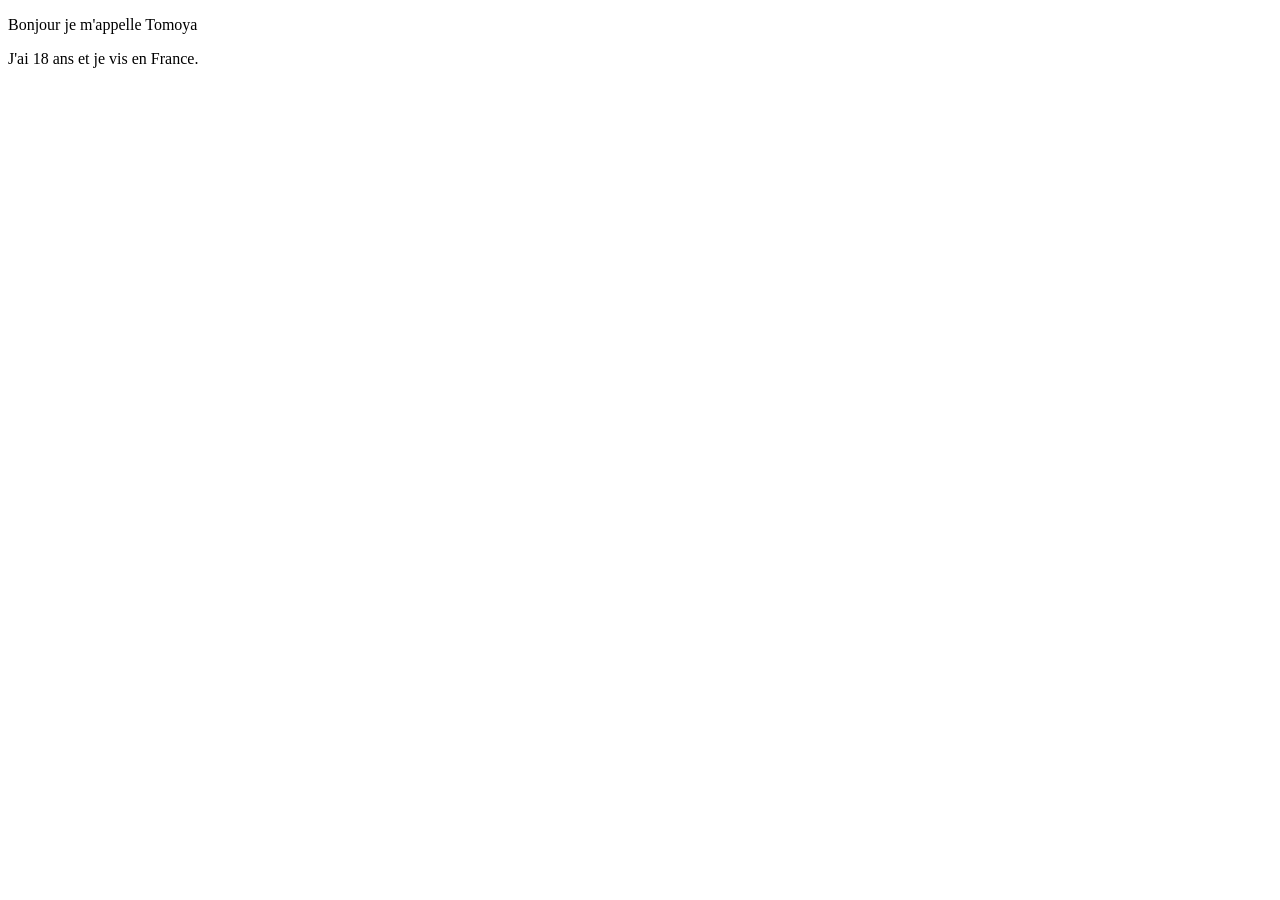
<file: cours/html-css/01-premier-fichier/index.html>
<!DOCTYPE html>
<html lang="fr">

<head>
    <meta charset="UTF-8">
    <title>Ma page personnelle</title>
</head>

<body>
    <p>Bonjour je m'appelle Tomoya</p>
    <p>J'ai 18 ans et je vis en France.</p>
</body>

</html>
</file>
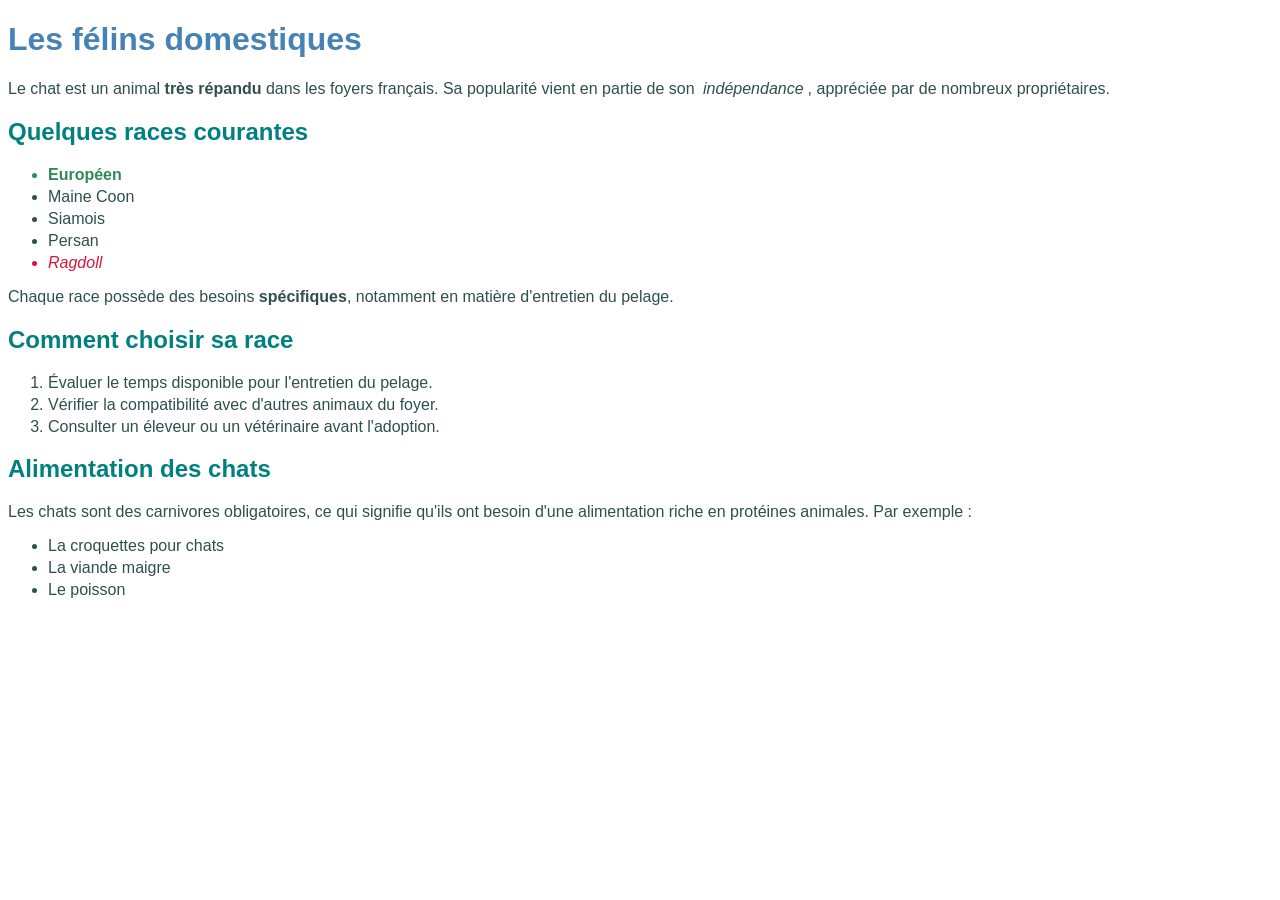
<file: cours/html-css/03-texte-et-css/index.html>
<!DOCTYPE html>
<html lang="fr">

<head>
    <meta charset="UTF-8">
    <title>Les félins domestiques</title>
    <link rel="stylesheet" href="style.css">
</head>

<body>
    <h1>Les félins domestiques</h1>
    <p>Le chat est un animal <strong>très répandu</strong> dans les foyers français. Sa popularité vient en partie
        de
        son <em>indépendance</em>, appréciée par de nombreux propriétaires.</p>
    <h2>Quelques races courantes</h2>
    <ul>
        <li class="recommandee">Européen</li>
        <li>Maine Coon</li>
        <li>Siamois</li>
        <li>Persan</li>
        <li class="deconseillee">Ragdoll</li>
    </ul>
    <p>Chaque race possède des besoins <strong>spécifiques</strong>, notamment en matière d'entretien du pelage.</p>
    <h2>Comment choisir sa race</h2>
    <ol>
        <li>Évaluer le temps disponible pour l'entretien du pelage.</li>
        <li>Vérifier la compatibilité avec d'autres animaux du foyer.</li>
        <li>Consulter un éleveur ou un vétérinaire avant l'adoption.</li>
    </ol>
    <h2>Alimentation des chats</h2>
    <p>Les chats sont des carnivores obligatoires, ce qui signifie qu'ils ont besoin d'une alimentation riche en
        protéines animales. Par exemple :</p>
    <ul>
        <li>La croquettes pour chats</li>
        <li>La viande maigre</li>
        <li>Le poisson</li>
    </ul>
</body>

</html>
</file>
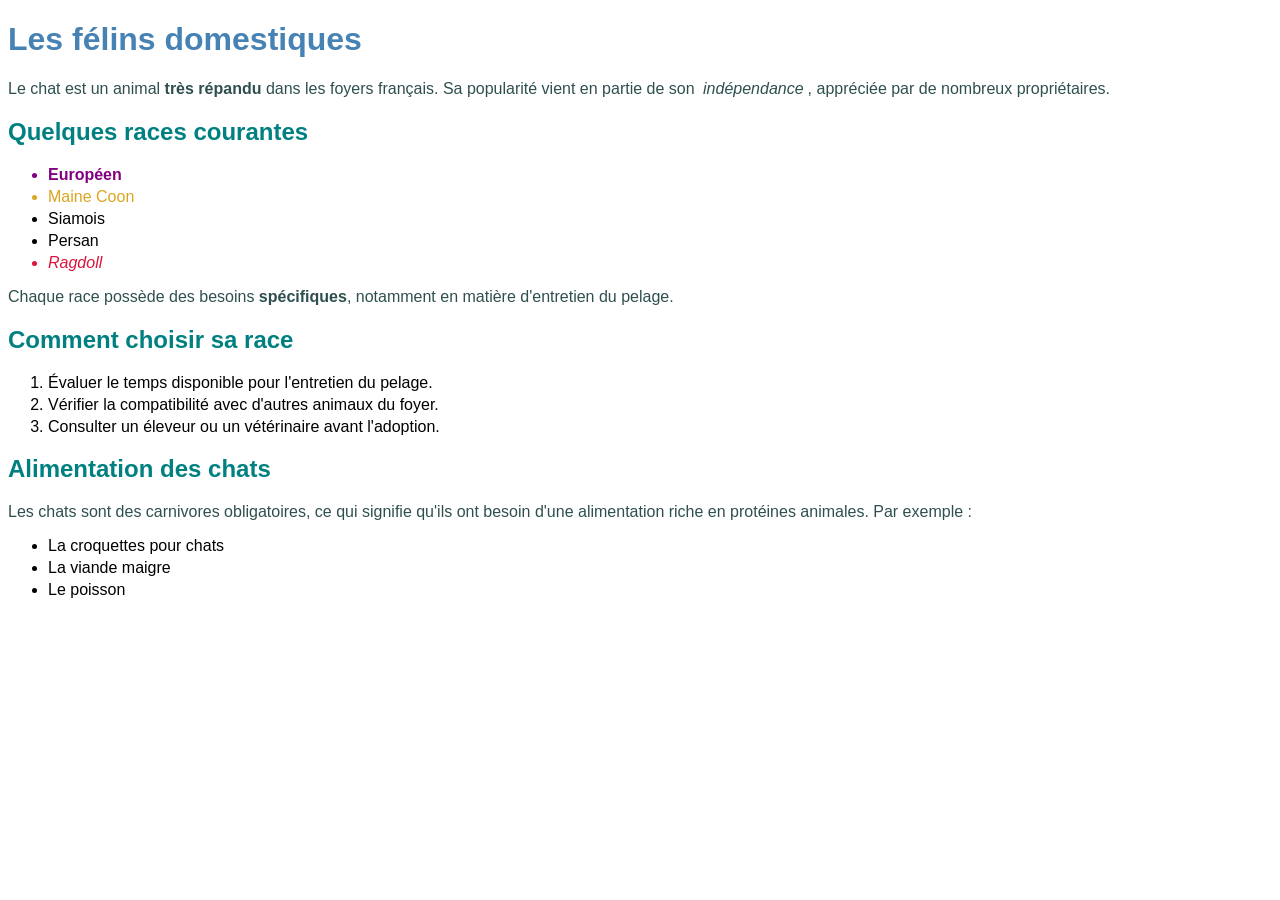
<file: cours/html-css/04-cascade-specificite/index.html>
<!DOCTYPE html>
<html lang="fr">

<head>
    <meta charset="UTF-8">
    <title>Les félins domestiques</title>
    <link rel="stylesheet" href="style.css">
</head>

<body>
    <h1>Les félins domestiques</h1>
    <p>Le chat est un animal <strong>très répandu</strong> dans les foyers français. Sa popularité vient en partie
        de
        son <em>indépendance</em>, appréciée par de nombreux propriétaires.</p>
    <h2>Quelques races courantes</h2>
    <ul>
        <li id="race-vedette" class="recommandee">Européen</li>
        <li id="race-poilue">Maine Coon</li>
        <li>Siamois</li>
        <li>Persan</li>
        <li class="deconseillee">Ragdoll</li>
    </ul>
    <p>Chaque race possède des besoins <strong>spécifiques</strong>, notamment en matière d'entretien du pelage.</p>
    <h2>Comment choisir sa race</h2>
    <ol>
        <li>Évaluer le temps disponible pour l'entretien du pelage.</li>
        <li>Vérifier la compatibilité avec d'autres animaux du foyer.</li>
        <li>Consulter un éleveur ou un vétérinaire avant l'adoption.</li>
    </ol>
    <h2>Alimentation des chats</h2>
    <p>Les chats sont des carnivores obligatoires, ce qui signifie qu'ils ont besoin d'une alimentation riche en
        protéines animales. Par exemple :</p>
    <ul>
        <li>La croquettes pour chats</li>
        <li>La viande maigre</li>
        <li>Le poisson</li>
    </ul>
</body>

</html>
</file>
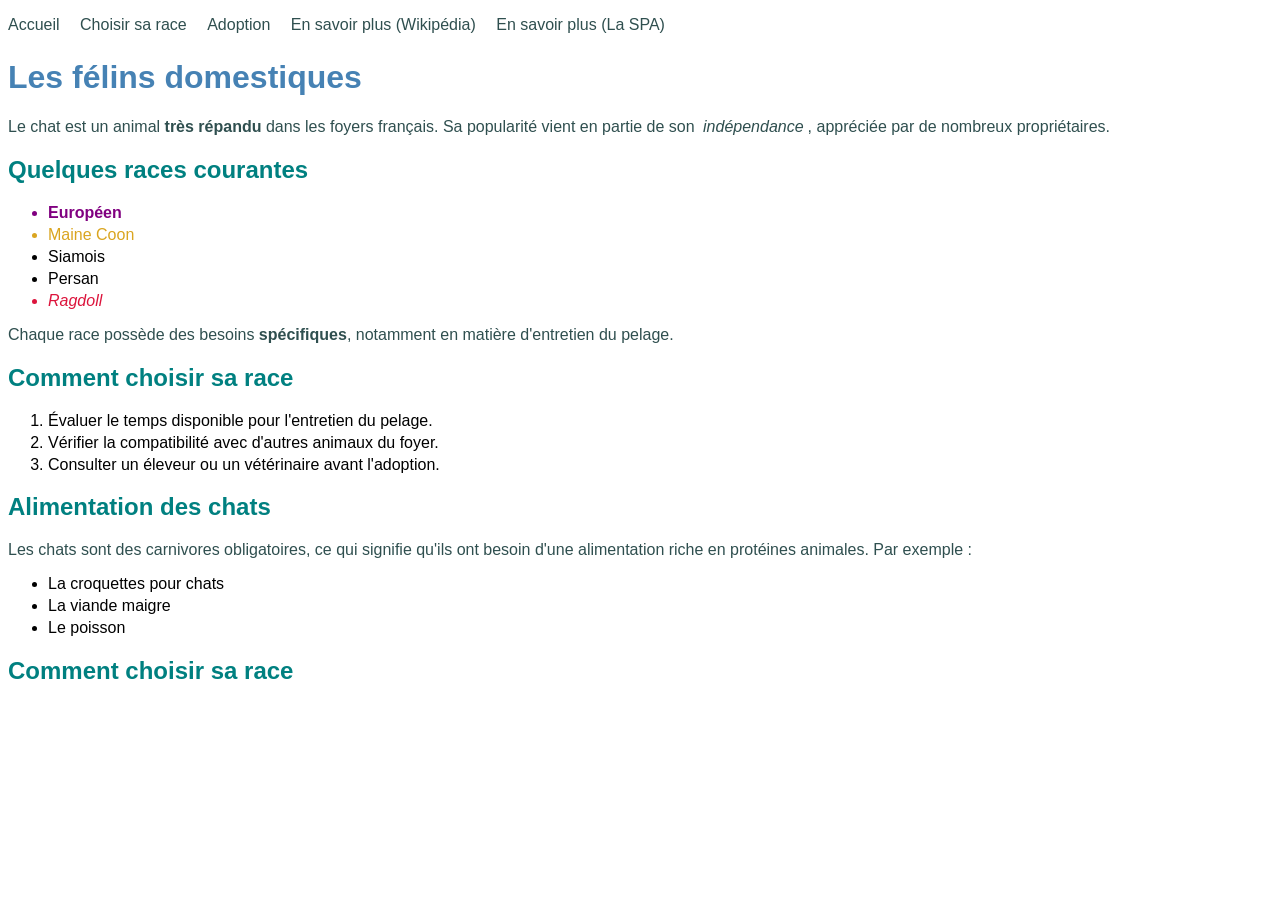
<file: cours/html-css/05-liens-navigation/index.html>
<!DOCTYPE html>
<html lang="fr">
<nav>
    <ul>
        <li><a href="index.html">Accueil</a></li>
        <li><a href="index.html#choisir">Choisir sa race</a></li>
        <li><a href="adoption.html">Adoption</a></li>
        <li><a href="https://fr.wikipedia.org/wiki/Chat">En savoir plus (Wikipédia)</a></li>
        <li><a href="https://www.la-spa.fr/">En savoir plus (La SPA)</a></li>
    </ul>
</nav>

<head>
    <meta charset="UTF-8">
    <title>Les félins domestiques</title>
    <link rel="stylesheet" href="style.css">
</head>

<body>
    <h1>Les félins domestiques</h1>
    <p>Le chat est un animal <strong>très répandu</strong> dans les foyers français. Sa popularité vient en partie
        de
        son <em>indépendance</em>, appréciée par de nombreux propriétaires.</p>
    <h2>Quelques races courantes</h2>
    <ul>
        <li id="race-vedette" class="recommandee">Européen</li>
        <li id="race-poilue">Maine Coon</li>
        <li>Siamois</li>
        <li>Persan</li>
        <li class="deconseillee">Ragdoll</li>
    </ul>
    <p>Chaque race possède des besoins <strong>spécifiques</strong>, notamment en matière d'entretien du pelage.</p>
    <h2>Comment choisir sa race</h2>
    <ol>
        <li>Évaluer le temps disponible pour l'entretien du pelage.</li>
        <li>Vérifier la compatibilité avec d'autres animaux du foyer.</li>
        <li>Consulter un éleveur ou un vétérinaire avant l'adoption.</li>
    </ol>
    <h2>Alimentation des chats</h2>
    <p>Les chats sont des carnivores obligatoires, ce qui signifie qu'ils ont besoin d'une alimentation riche en
        protéines animales. Par exemple :</p>
    <ul>
        <li>La croquettes pour chats</li>
        <li>La viande maigre</li>
        <li>Le poisson</li>
    </ul>
</body>

</html>
<h2 id="choisir">Comment choisir sa race</h2>
</file>
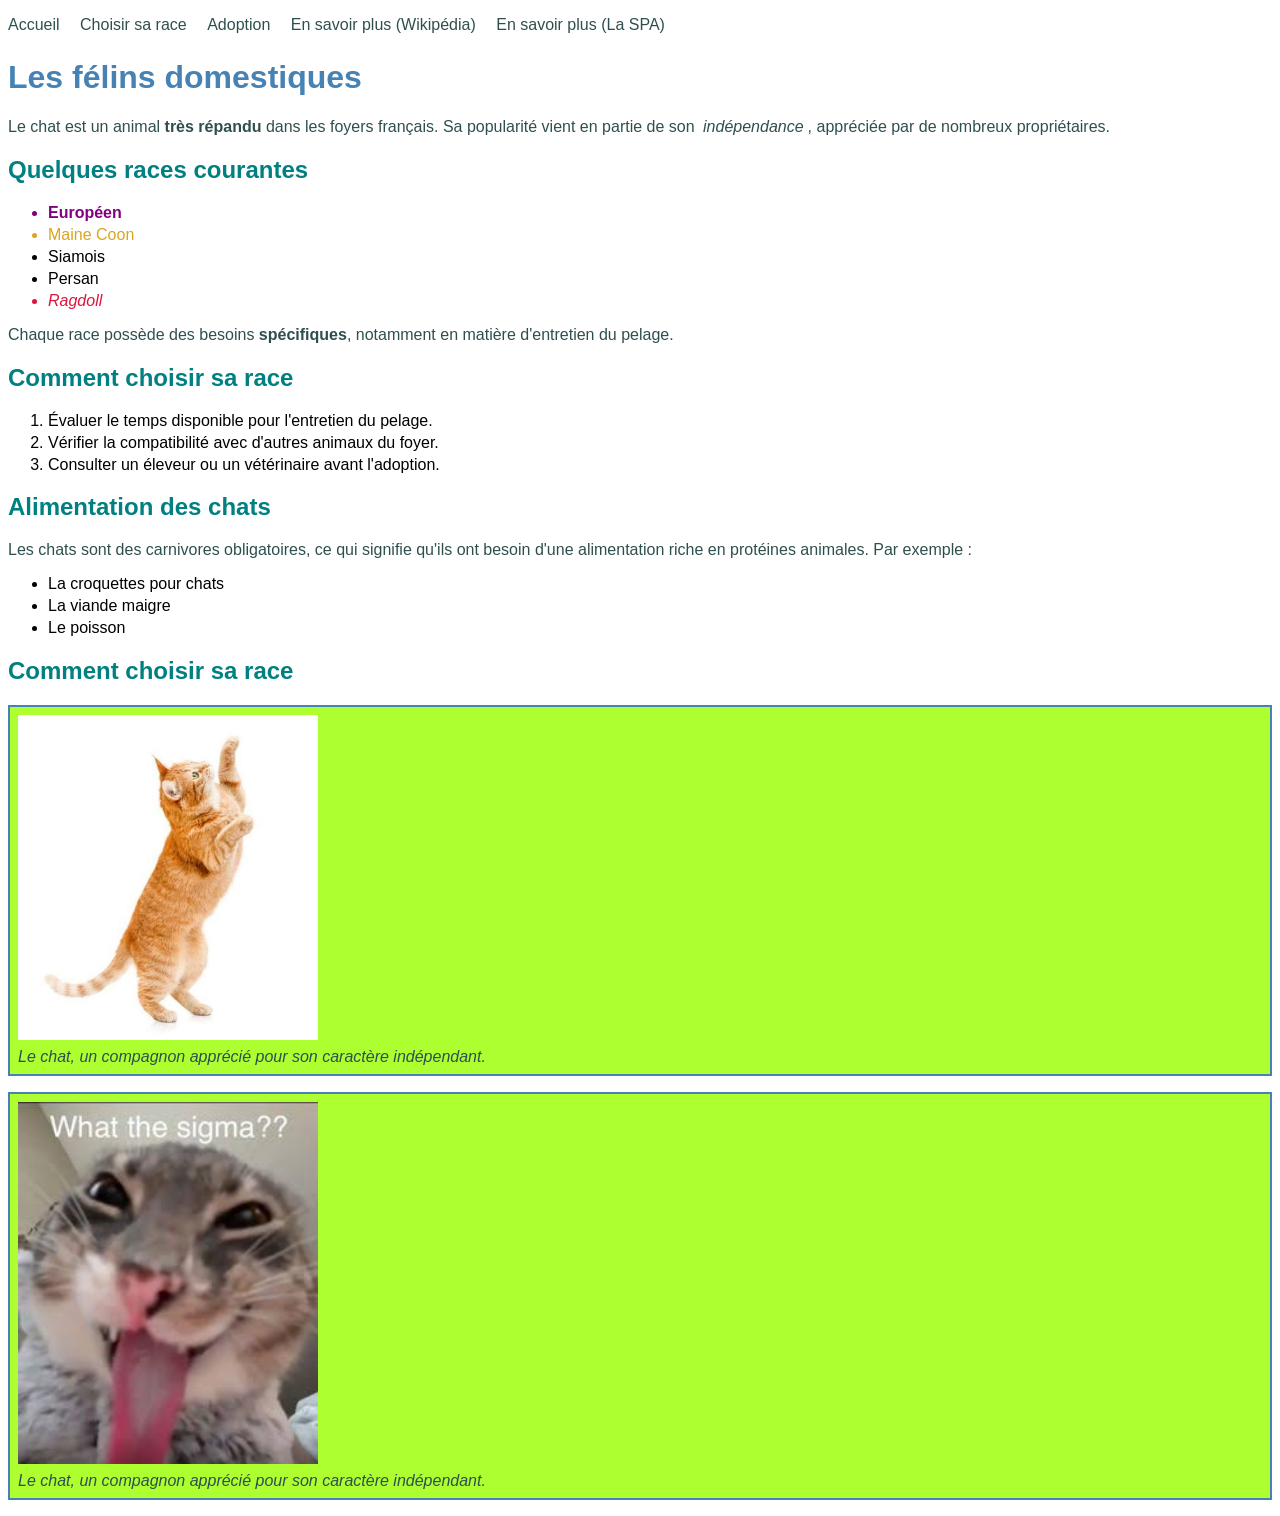
<file: cours/html-css/06-images-box-model/index.html>
<!DOCTYPE html>
<html lang="fr">
<nav>
    <ul>
        <li><a href="index.html">Accueil</a></li>
        <li><a href="index.html#choisir">Choisir sa race</a></li>
        <li><a href="adoption.html">Adoption</a></li>
        <li><a href="https://fr.wikipedia.org/wiki/Chat">En savoir plus (Wikipédia)</a></li>
        <li><a href="https://www.la-spa.fr/">En savoir plus (La SPA)</a></li>
    </ul>
</nav>

<head>
    <meta charset="UTF-8">
    <title>Les félins domestiques</title>
    <link rel="stylesheet" href="style.css">
</head>

<body>
    <h1>Les félins domestiques</h1>
    <p>Le chat est un animal <strong>très répandu</strong> dans les foyers français. Sa popularité vient en partie
        de
        son <em>indépendance</em>, appréciée par de nombreux propriétaires.</p>
    <h2>Quelques races courantes</h2>
    <ul>
        <li id="race-vedette" class="recommandee">Européen</li>
        <li id="race-poilue">Maine Coon</li>
        <li>Siamois</li>
        <li>Persan</li>
        <li class="deconseillee">Ragdoll</li>
    </ul>
    <p>Chaque race possède des besoins <strong>spécifiques</strong>, notamment en matière d'entretien du pelage.</p>
    <h2>Comment choisir sa race</h2>
    <ol>
        <li>Évaluer le temps disponible pour l'entretien du pelage.</li>
        <li>Vérifier la compatibilité avec d'autres animaux du foyer.</li>
        <li>Consulter un éleveur ou un vétérinaire avant l'adoption.</li>
    </ol>
    <h2>Alimentation des chats</h2>
    <p>Les chats sont des carnivores obligatoires, ce qui signifie qu'ils ont besoin d'une alimentation riche en
        protéines animales. Par exemple :</p>
    <ul>
        <li>La croquettes pour chats</li>
        <li>La viande maigre</li>
        <li>Le poisson</li>
    </ul>
</body>
<h2 id="choisir">Comment choisir sa race</h2>

<figure>
    <img src="images/chat.jpg" alt="Chat debout qui joue">
    <figcaption>Le chat, un compagnon apprécié pour son caractère indépendant.</figcaption>
</figure>

<figure>
    <img src="images/sigma-cat.jpg" alt="Chat debout qui joue">
    <figcaption>Le chat, un compagnon apprécié pour son caractère indépendant.</figcaption>
</figure>

</html>
</file>
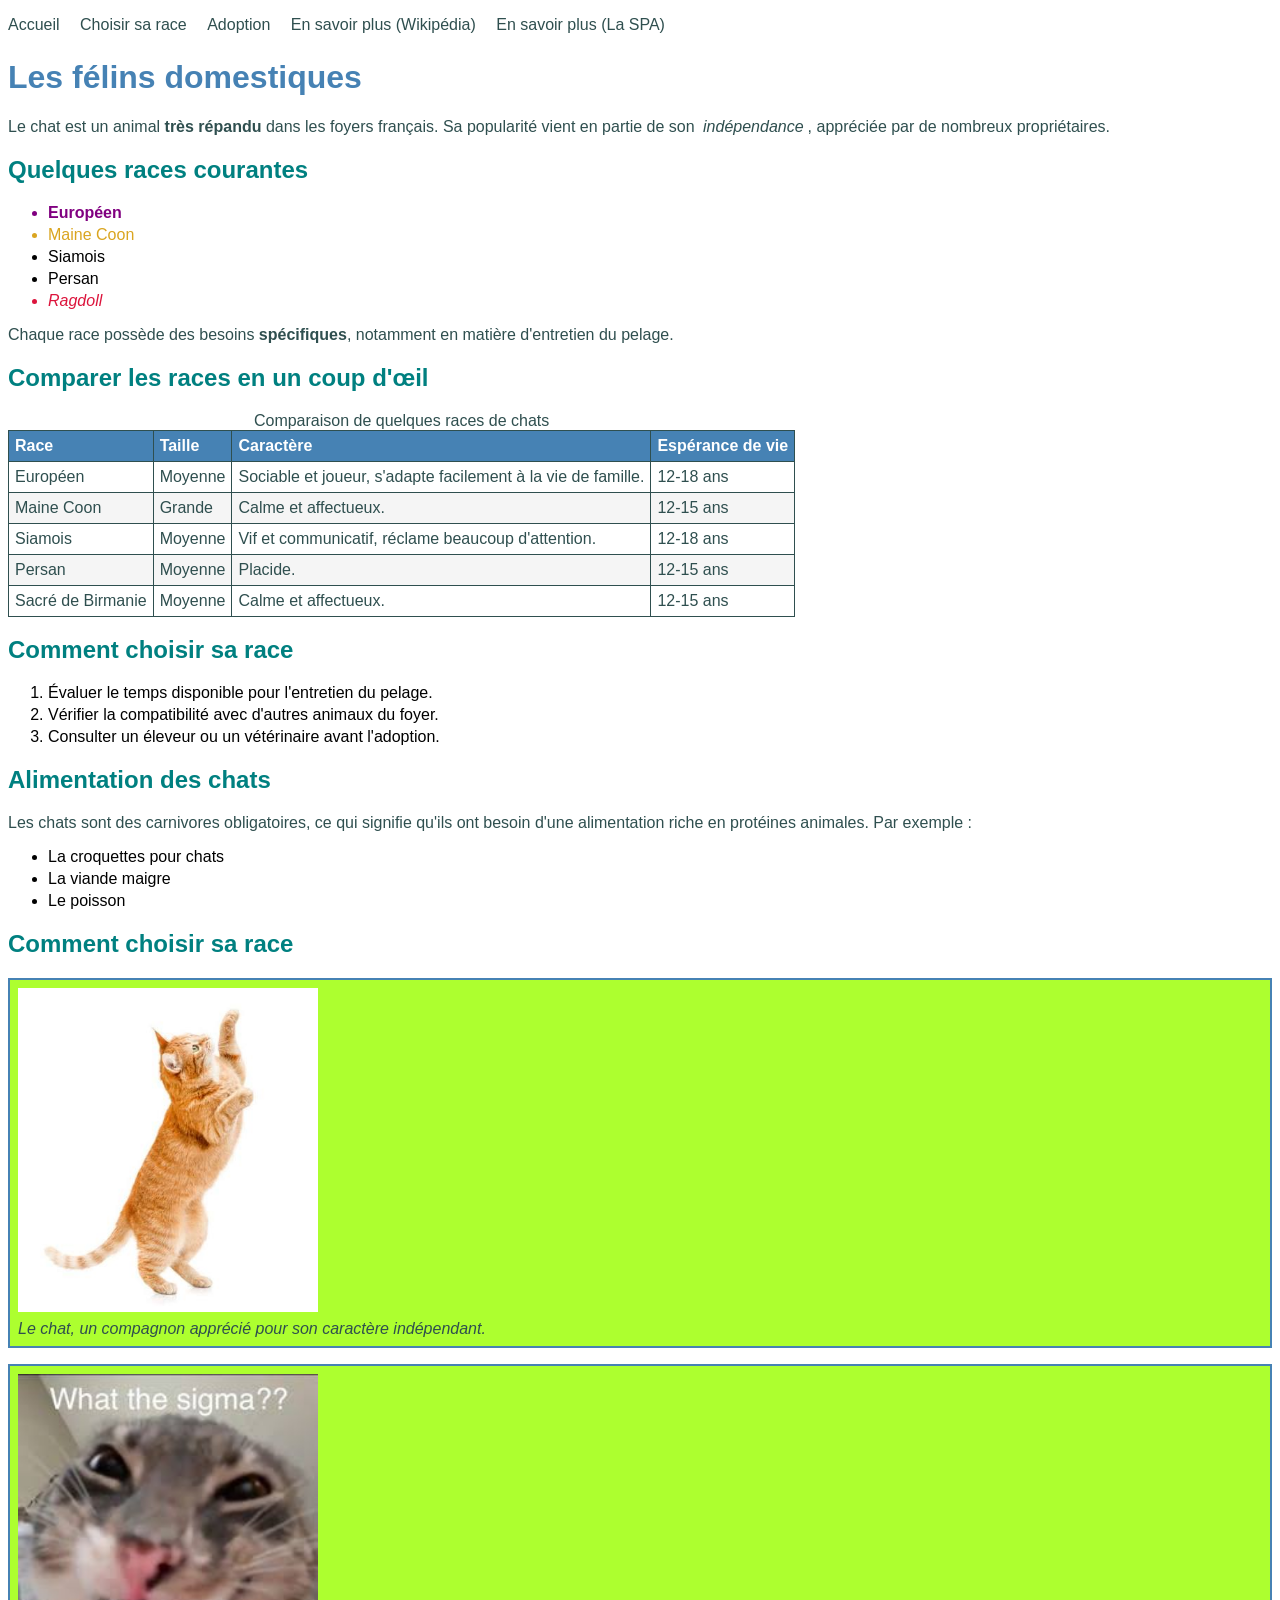
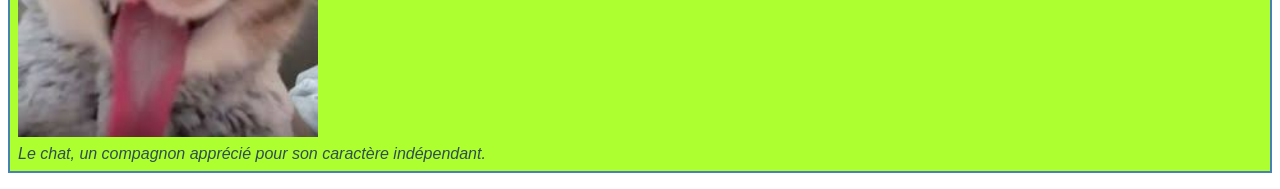
<file: cours/html-css/07-tableaux/index.html>
<!DOCTYPE html>
<html lang="fr">
<nav>
    <ul>
        <li><a href="index.html">Accueil</a></li>
        <li><a href="index.html#choisir">Choisir sa race</a></li>
        <li><a href="adoption.html">Adoption</a></li>
        <li><a href="https://fr.wikipedia.org/wiki/Chat">En savoir plus (Wikipédia)</a></li>
        <li><a href="https://www.la-spa.fr/">En savoir plus (La SPA)</a></li>
    </ul>
</nav>

<head>
    <meta charset="UTF-8">
    <title>Les félins domestiques</title>
    <link rel="stylesheet" href="style.css">
</head>

<body>
    <h1>Les félins domestiques</h1>
    <p>Le chat est un animal <strong>très répandu</strong> dans les foyers français. Sa popularité vient en partie
        de
        son <em>indépendance</em>, appréciée par de nombreux propriétaires.</p>
    <h2>Quelques races courantes</h2>
    <ul>
        <li id="race-vedette" class="recommandee">Européen</li>
        <li id="race-poilue">Maine Coon</li>
        <li>Siamois</li>
        <li>Persan</li>
        <li class="deconseillee">Ragdoll</li>
    </ul>
    <p>Chaque race possède des besoins <strong>spécifiques</strong>, notamment en matière d'entretien du pelage.</p>
    <h2>Comparer les races en un coup d'œil</h2>
    <table>
        <caption>Comparaison de quelques races de chats</caption>
        <thead>
            <tr>
                <th>Race</th>
                <th>Taille</th>
                <th>Caractère</th>
                <th>Espérance de vie</th>
            </tr>
        </thead>
        <tbody>
            <tr>
                <td>Européen</td>
                <td>Moyenne</td>
                <td>Sociable et joueur, s'adapte facilement à la vie de famille.</td>
                <td>12-18 ans</td>
            </tr>
            <tr>
                <td>Maine Coon</td>
                <td>Grande</td>
                <td>Calme et affectueux.</td>
                <td>12-15 ans</td>
            </tr>
            <tr>
                <td>Siamois</td>
                <td>Moyenne</td>
                <td>Vif et communicatif, réclame beaucoup d'attention.</td>
                <td>12-18 ans</td>
            </tr>
            <tr>
                <td>Persan</td>
                <td>Moyenne</td>
                <td>Placide.</td>
                <td>12-15 ans</td>
            </tr>
            <tr>
                <td>Sacré de Birmanie</td>
                <td>Moyenne</td>
                <td>Calme et affectueux.</td>
                <td>12-15 ans</td>
            </tr>
        </tbody>
    </table>
    <h2>Comment choisir sa race</h2>
    <ol>
        <li>Évaluer le temps disponible pour l'entretien du pelage.</li>
        <li>Vérifier la compatibilité avec d'autres animaux du foyer.</li>
        <li>Consulter un éleveur ou un vétérinaire avant l'adoption.</li>
    </ol>
    <h2>Alimentation des chats</h2>
    <p>Les chats sont des carnivores obligatoires, ce qui signifie qu'ils ont besoin d'une alimentation riche en
        protéines animales. Par exemple :</p>
    <ul>
        <li>La croquettes pour chats</li>
        <li>La viande maigre</li>
        <li>Le poisson</li>
    </ul>
</body>
<h2 id="choisir">Comment choisir sa race</h2>

<figure>
    <img src="images/chat.jpg" alt="Chat debout qui joue">
    <figcaption>Le chat, un compagnon apprécié pour son caractère indépendant.</figcaption>
</figure>

<figure>
    <img src="images/sigma-cat.jpg" alt="Chat debout qui joue">
    <figcaption>Le chat, un compagnon apprécié pour son caractère indépendant.</figcaption>
</figure>

</html>
</file>
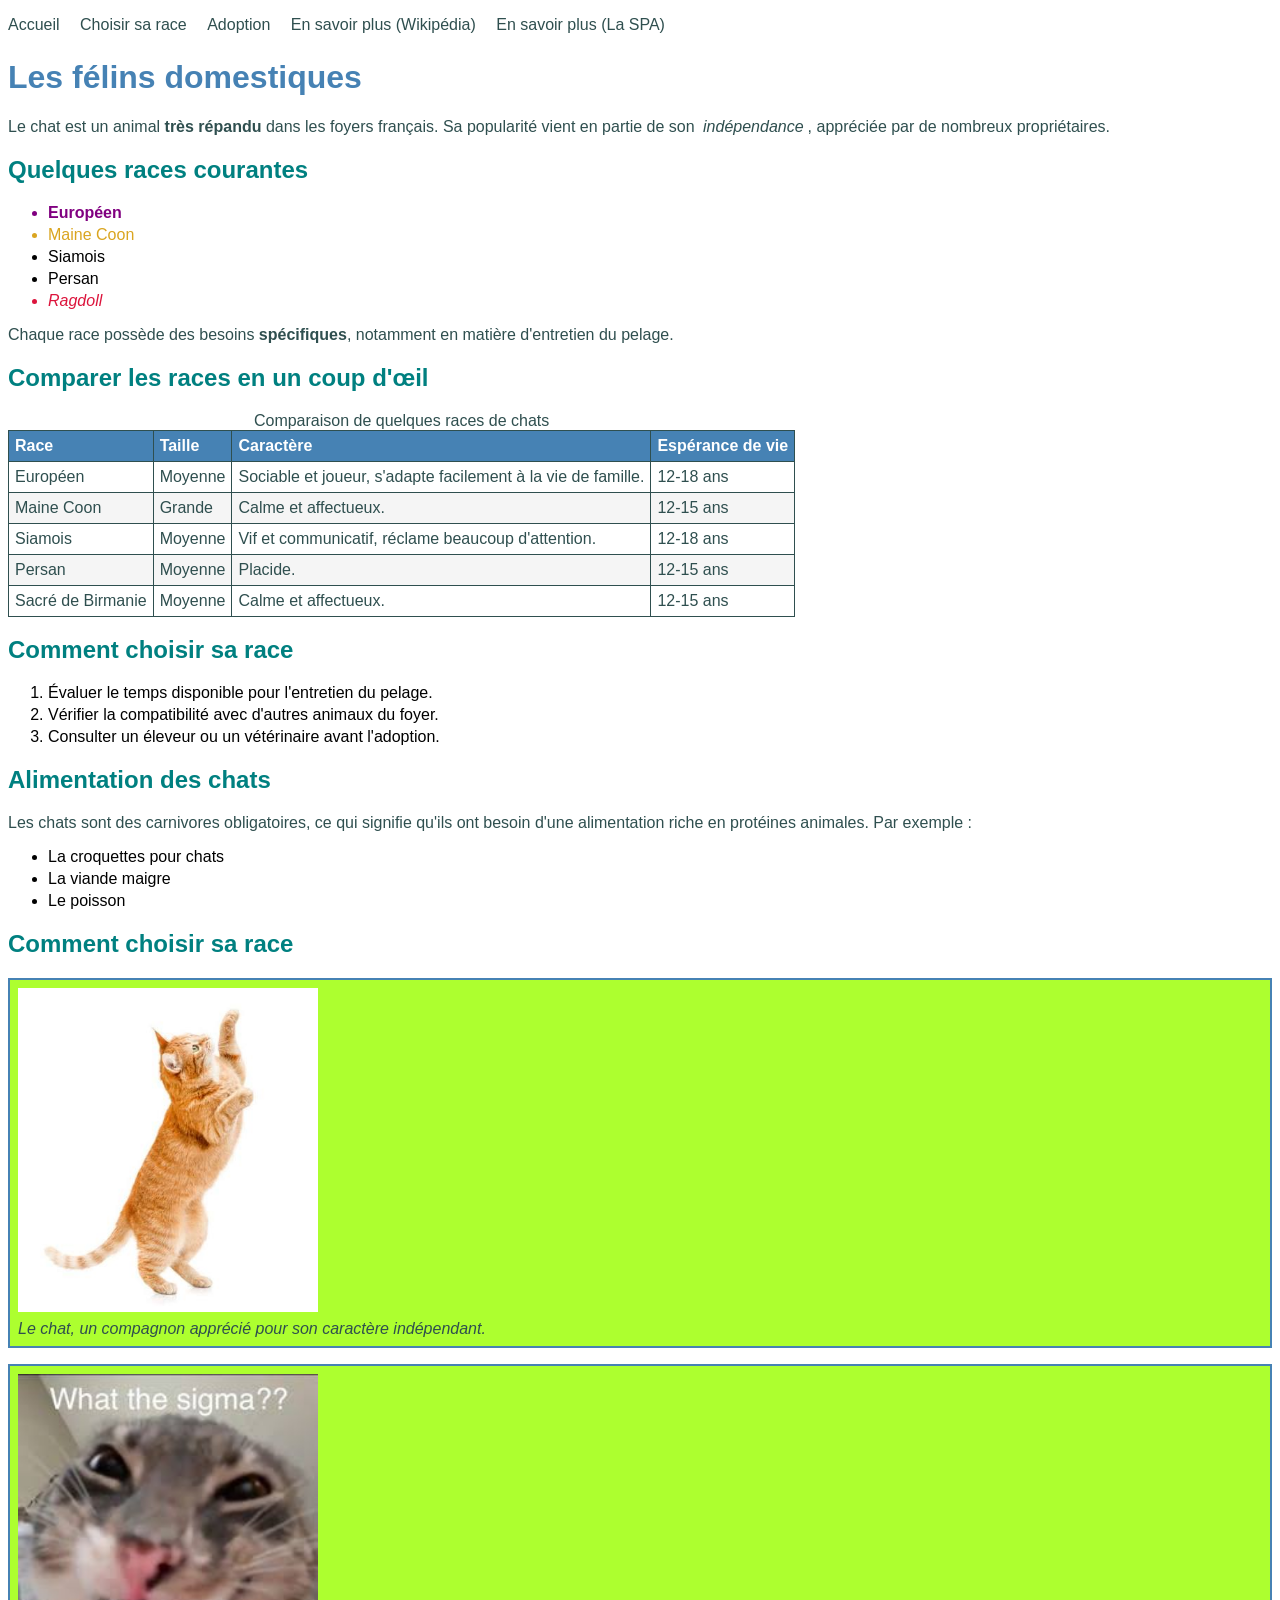
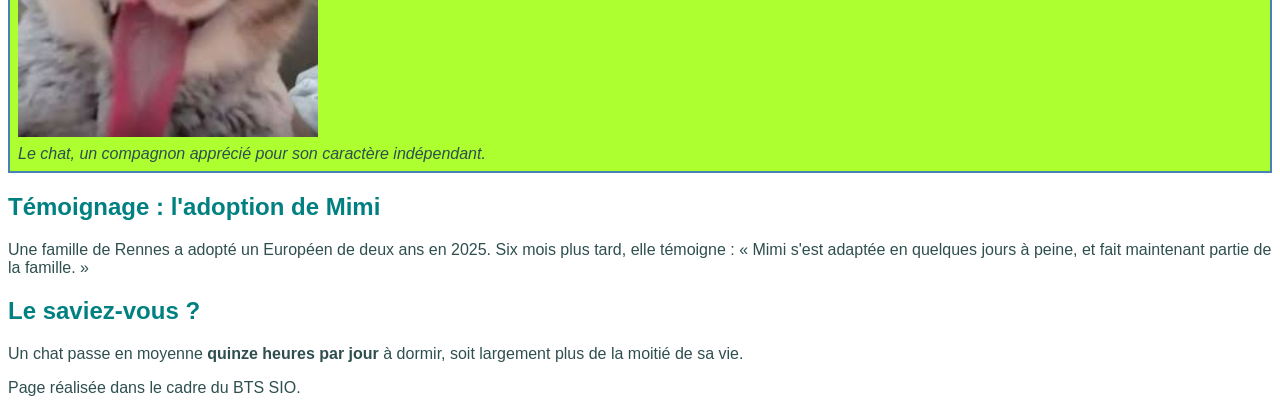
<file: cours/html-css/10-structure-semantique/index.html>
<!DOCTYPE html>
<html lang="fr">
<nav>
    <ul>
        <li><a href="index.html">Accueil</a></li>
        <li><a href="index.html#choisir">Choisir sa race</a></li>
        <li><a href="adoption.html">Adoption</a></li>
        <li><a href="https://fr.wikipedia.org/wiki/Chat">En savoir plus (Wikipédia)</a></li>
        <li><a href="https://www.la-spa.fr/">En savoir plus (La SPA)</a></li>
    </ul>
</nav>

<head>
    <meta charset="UTF-8">
    <title>Les félins domestiques</title>
    <link rel="stylesheet" href="style.css">
</head>

<body>
    <h1>Les félins domestiques</h1>
    <p>Le chat est un animal <strong>très répandu</strong> dans les foyers français. Sa popularité vient en partie
        de
        son <em>indépendance</em>, appréciée par de nombreux propriétaires.</p>
    <h2>Quelques races courantes</h2>
    <ul>
        <li id="race-vedette" class="recommandee">Européen</li>
        <li id="race-poilue">Maine Coon</li>
        <li>Siamois</li>
        <li>Persan</li>
        <li class="deconseillee">Ragdoll</li>
    </ul>
    <p>Chaque race possède des besoins <strong>spécifiques</strong>, notamment en matière d'entretien du pelage.</p>
    <h2>Comparer les races en un coup d'œil</h2>
    <table>
        <caption>Comparaison de quelques races de chats</caption>
        <thead>
            <tr>
                <th>Race</th>
                <th>Taille</th>
                <th>Caractère</th>
                <th>Espérance de vie</th>
            </tr>
        </thead>
        <tbody>
            <tr>
                <td>Européen</td>
                <td>Moyenne</td>
                <td>Sociable et joueur, s'adapte facilement à la vie de famille.</td>
                <td>12-18 ans</td>
            </tr>
            <tr>
                <td>Maine Coon</td>
                <td>Grande</td>
                <td>Calme et affectueux.</td>
                <td>12-15 ans</td>
            </tr>
            <tr>
                <td>Siamois</td>
                <td>Moyenne</td>
                <td>Vif et communicatif, réclame beaucoup d'attention.</td>
                <td>12-18 ans</td>
            </tr>
            <tr>
                <td>Persan</td>
                <td>Moyenne</td>
                <td>Placide.</td>
                <td>12-15 ans</td>
            </tr>
            <tr>
                <td>Sacré de Birmanie</td>
                <td>Moyenne</td>
                <td>Calme et affectueux.</td>
                <td>12-15 ans</td>
            </tr>
        </tbody>
    </table>
    <h2>Comment choisir sa race</h2>
    <ol>
        <li>Évaluer le temps disponible pour l'entretien du pelage.</li>
        <li>Vérifier la compatibilité avec d'autres animaux du foyer.</li>
        <li>Consulter un éleveur ou un vétérinaire avant l'adoption.</li>
    </ol>
    <h2>Alimentation des chats</h2>
    <p>Les chats sont des carnivores obligatoires, ce qui signifie qu'ils ont besoin d'une alimentation riche en
        protéines animales. Par exemple :</p>
    <ul>
        <li>La croquettes pour chats</li>
        <li>La viande maigre</li>
        <li>Le poisson</li>
    </ul>
    <h2 id="choisir">Comment choisir sa race</h2>

    <figure>
        <img src="images/chat.jpg" alt="Chat debout qui joue">
        <figcaption>Le chat, un compagnon apprécié pour son caractère indépendant.</figcaption>
    </figure>

    <figure>
        <img src="images/sigma-cat.jpg" alt="Chat debout qui joue">
        <figcaption>Le chat, un compagnon apprécié pour son caractère indépendant.</figcaption>
    </figure>

    <article>
        <h2>Témoignage : l'adoption de Mimi</h2>
        <p>Une famille de Rennes a adopté un Européen de deux ans en 2025. Six mois plus tard, elle témoigne : « Mimi
            s'est adaptée en quelques jours à peine, et fait maintenant partie de la famille. »</p>
    </article>

    <aside>
        <h2>Le saviez-vous ?</h2>
        <p>Un chat passe en moyenne <strong>quinze heures par jour</strong> à dormir, soit largement plus de la moitié
            de sa vie.</p>
    </aside>

    <footer>
        <p>Page réalisée dans le cadre du BTS SIO.</p>
    </footer>
</body>
</file>
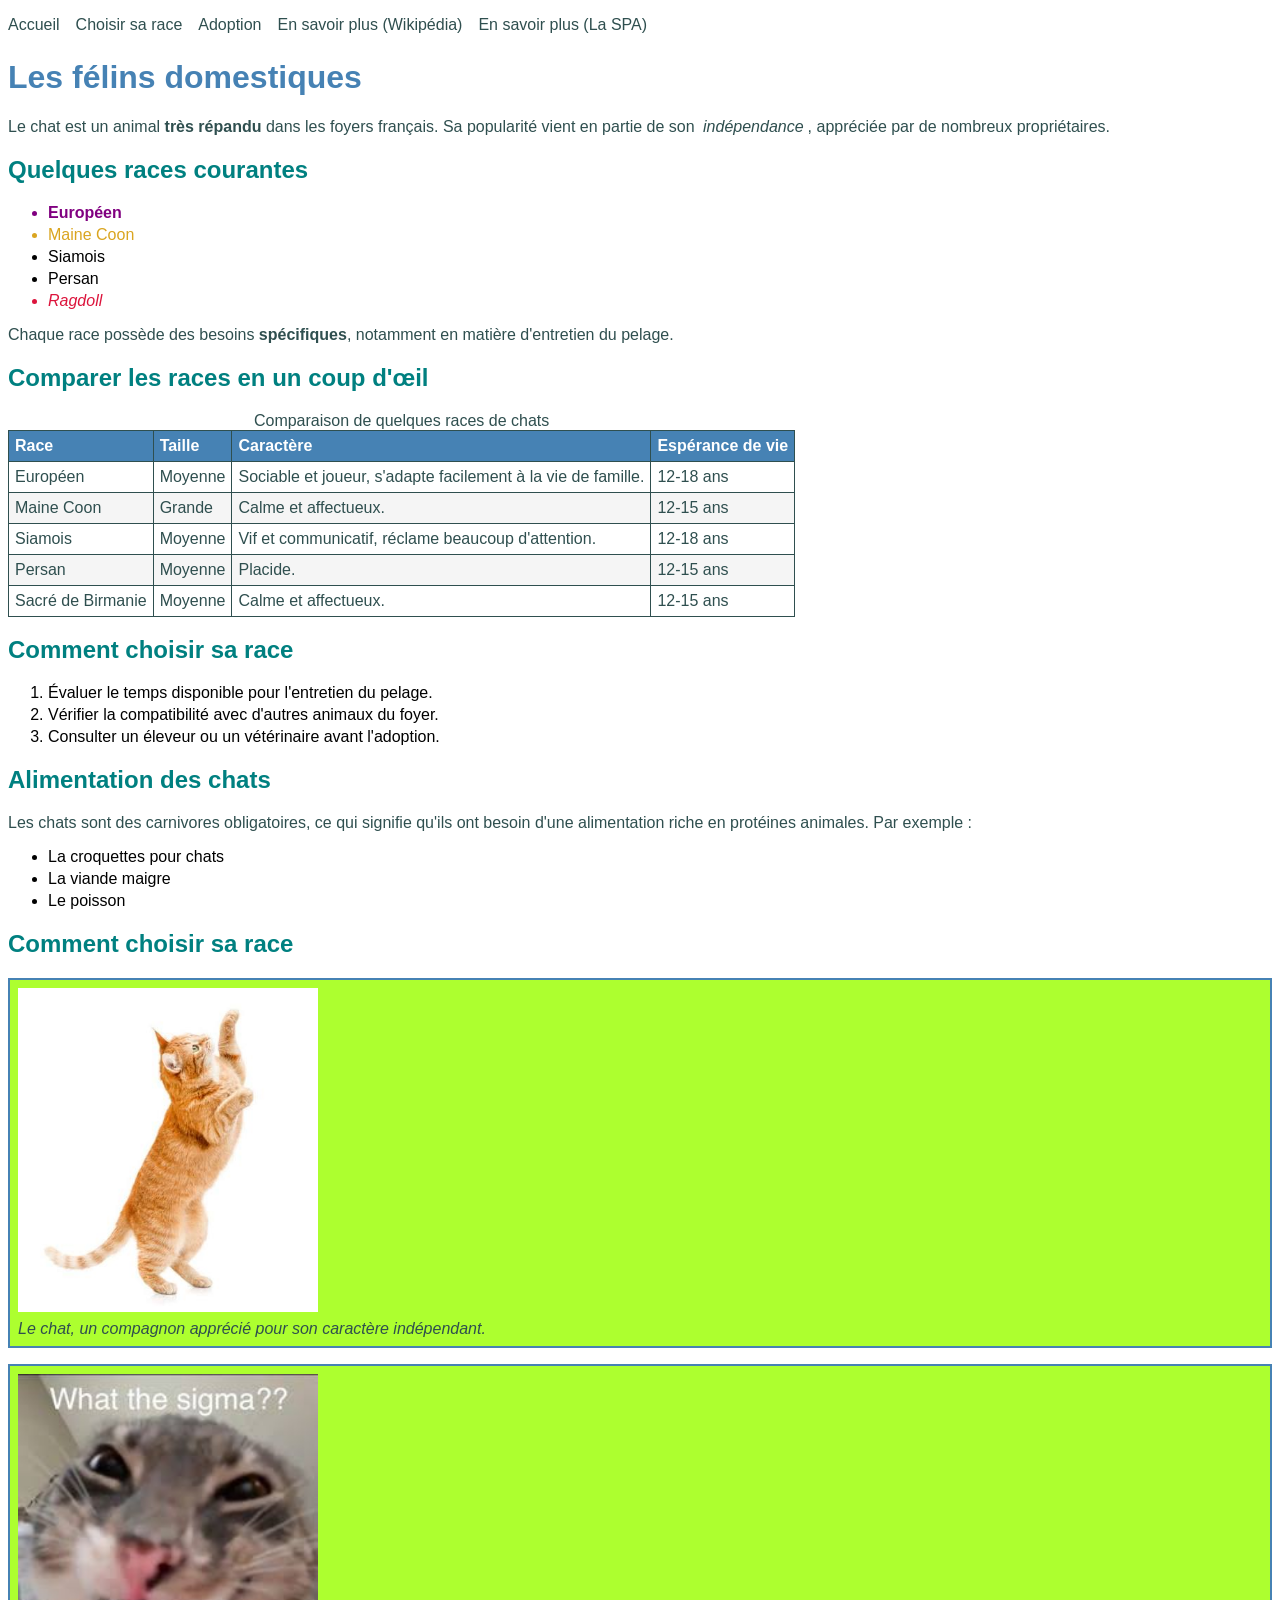
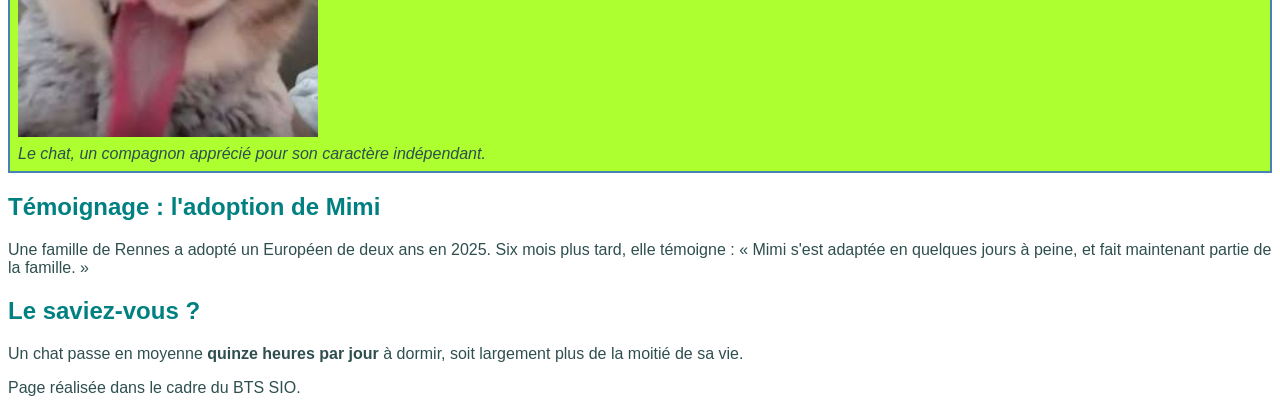
<file: cours/html-css/11-flexbox/index.html>
<!DOCTYPE html>
<html lang="fr">
<nav>
    <ul>
        <li><a href="index.html">Accueil</a></li>
        <li><a href="index.html#choisir">Choisir sa race</a></li>
        <li><a href="adoption.html">Adoption</a></li>
        <li><a href="https://fr.wikipedia.org/wiki/Chat">En savoir plus (Wikipédia)</a></li>
        <li><a href="https://www.la-spa.fr/">En savoir plus (La SPA)</a></li>
    </ul>
</nav>

<head>
    <meta charset="UTF-8">
    <title>Les félins domestiques</title>
    <link rel="stylesheet" href="style.css">
</head>

<body>
    <h1>Les félins domestiques</h1>
    <p>Le chat est un animal <strong>très répandu</strong> dans les foyers français. Sa popularité vient en partie
        de
        son <em>indépendance</em>, appréciée par de nombreux propriétaires.</p>
    <h2>Quelques races courantes</h2>
    <ul>
        <li id="race-vedette" class="recommandee">Européen</li>
        <li id="race-poilue">Maine Coon</li>
        <li>Siamois</li>
        <li>Persan</li>
        <li class="deconseillee">Ragdoll</li>
    </ul>
    <p>Chaque race possède des besoins <strong>spécifiques</strong>, notamment en matière d'entretien du pelage.</p>
    <h2>Comparer les races en un coup d'œil</h2>
    <table>
        <caption>Comparaison de quelques races de chats</caption>
        <thead>
            <tr>
                <th>Race</th>
                <th>Taille</th>
                <th>Caractère</th>
                <th>Espérance de vie</th>
            </tr>
        </thead>
        <tbody>
            <tr>
                <td>Européen</td>
                <td>Moyenne</td>
                <td>Sociable et joueur, s'adapte facilement à la vie de famille.</td>
                <td>12-18 ans</td>
            </tr>
            <tr>
                <td>Maine Coon</td>
                <td>Grande</td>
                <td>Calme et affectueux.</td>
                <td>12-15 ans</td>
            </tr>
            <tr>
                <td>Siamois</td>
                <td>Moyenne</td>
                <td>Vif et communicatif, réclame beaucoup d'attention.</td>
                <td>12-18 ans</td>
            </tr>
            <tr>
                <td>Persan</td>
                <td>Moyenne</td>
                <td>Placide.</td>
                <td>12-15 ans</td>
            </tr>
            <tr>
                <td>Sacré de Birmanie</td>
                <td>Moyenne</td>
                <td>Calme et affectueux.</td>
                <td>12-15 ans</td>
            </tr>
        </tbody>
    </table>
    <h2>Comment choisir sa race</h2>
    <ol>
        <li>Évaluer le temps disponible pour l'entretien du pelage.</li>
        <li>Vérifier la compatibilité avec d'autres animaux du foyer.</li>
        <li>Consulter un éleveur ou un vétérinaire avant l'adoption.</li>
    </ol>
    <h2>Alimentation des chats</h2>
    <p>Les chats sont des carnivores obligatoires, ce qui signifie qu'ils ont besoin d'une alimentation riche en
        protéines animales. Par exemple :</p>
    <ul>
        <li>La croquettes pour chats</li>
        <li>La viande maigre</li>
        <li>Le poisson</li>
    </ul>
    <h2 id="choisir">Comment choisir sa race</h2>

    <figure>
        <img src="images/chat.jpg" alt="Chat debout qui joue">
        <figcaption>Le chat, un compagnon apprécié pour son caractère indépendant.</figcaption>
    </figure>

    <figure>
        <img src="images/sigma-cat.jpg" alt="Chat debout qui joue">
        <figcaption>Le chat, un compagnon apprécié pour son caractère indépendant.</figcaption>
    </figure>

    <div class="colones">
        <article>
            <h2>Témoignage : l'adoption de Mimi</h2>
            <p>Une famille de Rennes a adopté un Européen de deux ans en 2025. Six mois plus tard, elle témoigne : «
                Mimi s'est adaptée en quelques jours à peine, et fait maintenant partie de la famille. »</p>
        </article>
        <aside>
            <h2>Le saviez-vous ?</h2>
            <p>Un chat passe en moyenne <strong>quinze heures par jour</strong> à dormir, soit largement plus de la
                moitié de sa vie.</p>
        </aside>
    </div>

    <footer>
        <p>Page réalisée dans le cadre du BTS SIO.</p>
    </footer>
</body>
</file>
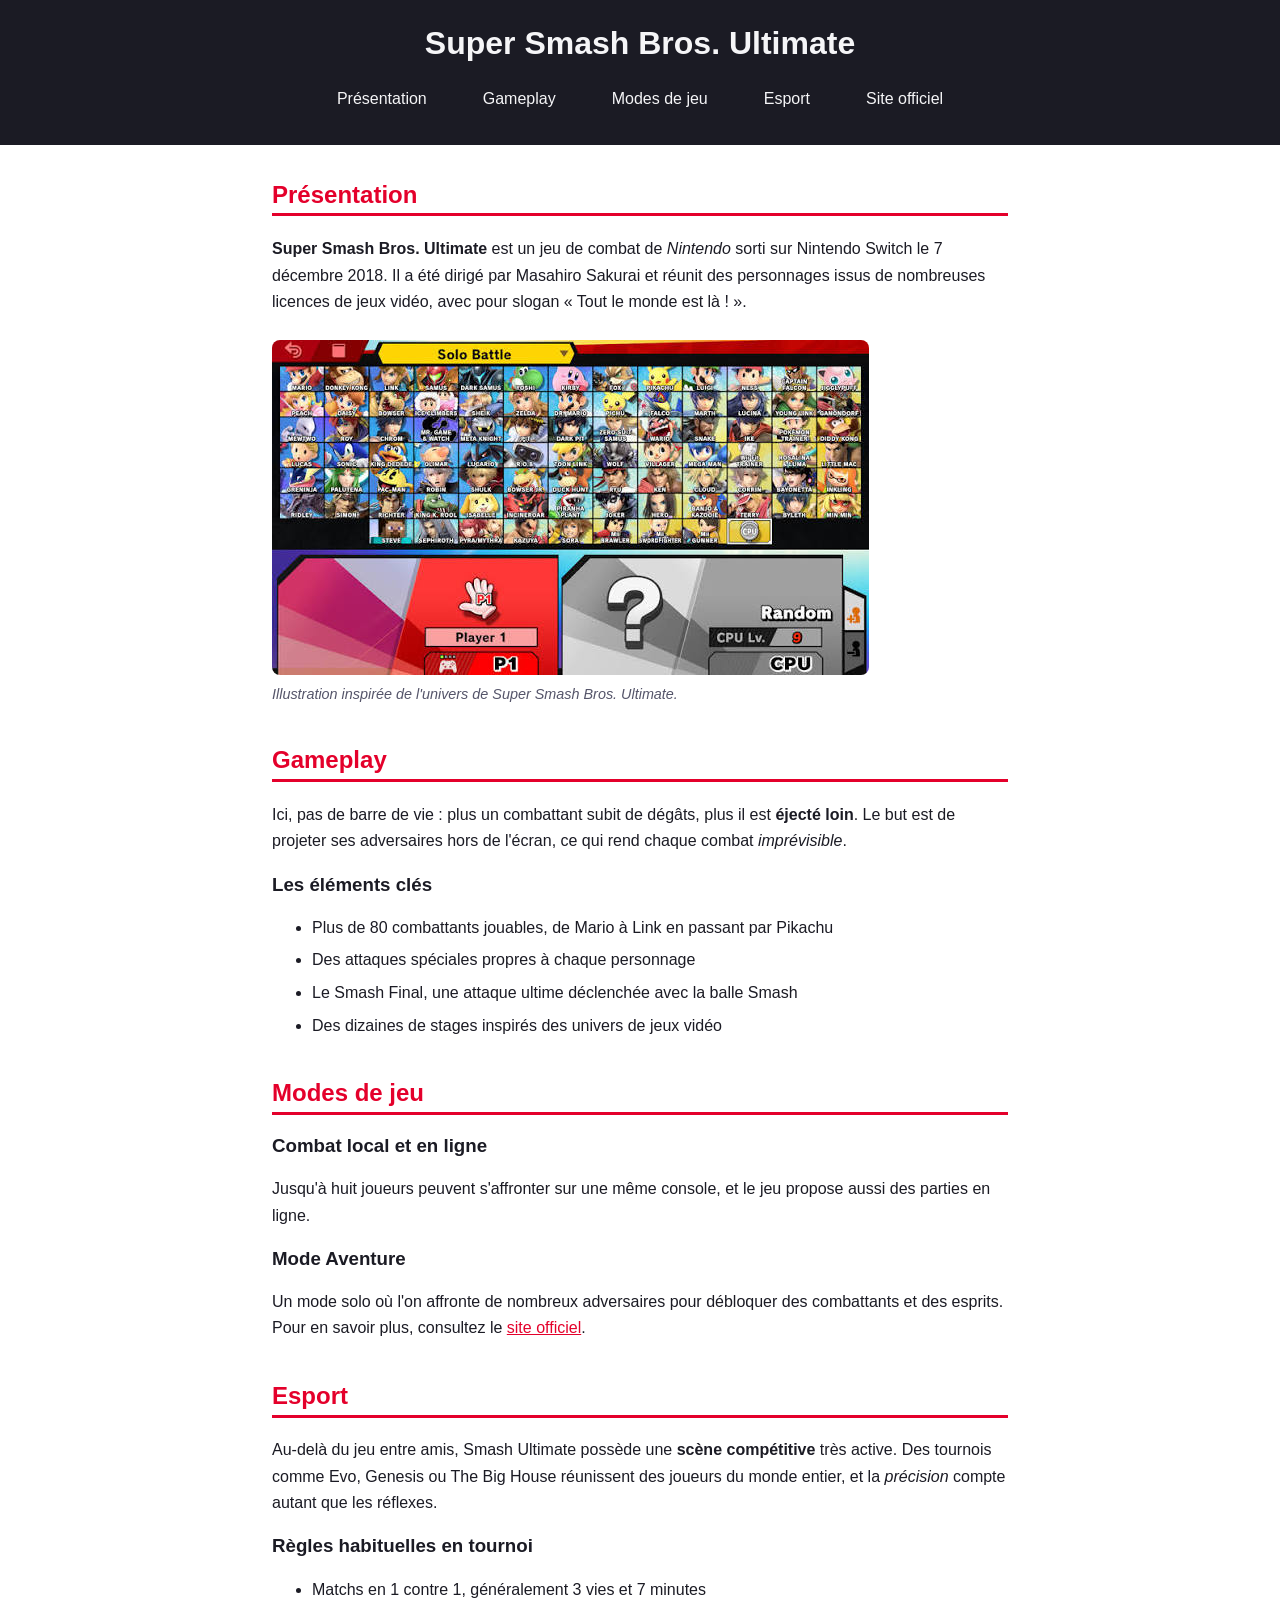
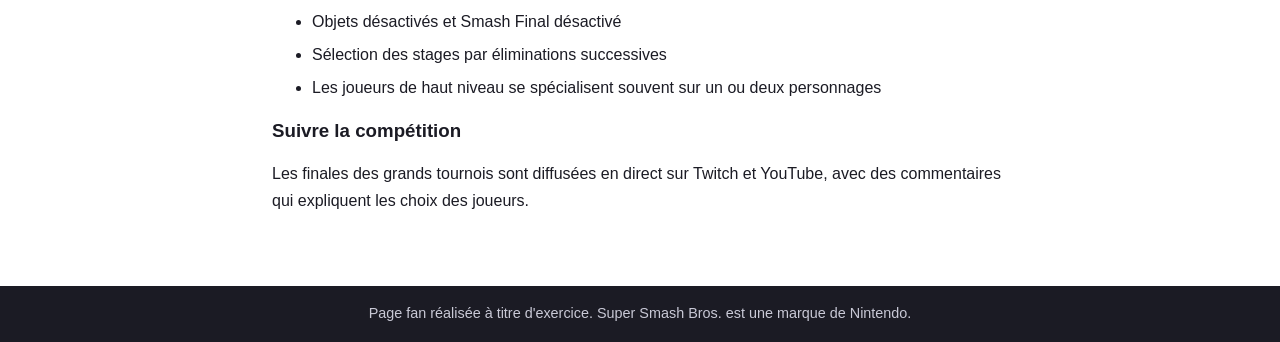
<file: cours/html-css/12-Ssbu/index.html>
<!DOCTYPE html>
<html lang="fr">

<head>
    <meta charset="UTF-8">
    <meta name="viewport" content="width=device-width, initial-scale=1">
    <title>Super Smash Bros. Ultimate</title>
    <link rel="stylesheet" href="style.css">
</head>

<body>

    <header class="site-header">
        <h1>Super Smash Bros. Ultimate</h1>
        <nav aria-label="Navigation principale">
            <ul class="menu">
                <li><a href="#presentation">Présentation</a></li>
                <li><a href="#gameplay">Gameplay</a></li>
                <li><a href="#modes">Modes de jeu</a></li>
                <li><a href="#esport">Esport</a></li>
                <li><a href="https://www.smashbros.com/" target="_blank" rel="noopener">Site officiel</a></li>
            </ul>
        </nav>
    </header>

    <main>
        <section id="presentation">
            <h2>Présentation</h2>
            <p>
                <strong>Super Smash Bros. Ultimate</strong> est un jeu de combat de
                <em>Nintendo</em> sorti sur Nintendo Switch le 7 décembre 2018. Il a été
                dirigé par Masahiro Sakurai et réunit des personnages issus de nombreuses
                licences de jeux vidéo, avec pour slogan « Tout le monde est là ! ».
            </p>

            <figure>
                <img src="images/ssbu.jpg"
                    alt="Couverture du jeu Super Smash Bros. Ultimate, montrant plusieurs personnages emblématiques de Nintendo">
                <figcaption>Illustration inspirée de l'univers de Super Smash Bros. Ultimate.</figcaption>
            </figure>
        </section>

        <section id="gameplay">
            <h2>Gameplay</h2>
            <p>
                Ici, pas de barre de vie : plus un combattant subit de dégâts, plus il est
                <strong>éjecté loin</strong>. Le but est de projeter ses adversaires hors
                de l'écran, ce qui rend chaque combat <em>imprévisible</em>.
            </p>

            <h3>Les éléments clés</h3>
            <ul class="features">
                <li>Plus de 80 combattants jouables, de Mario à Link en passant par Pikachu</li>
                <li>Des attaques spéciales propres à chaque personnage</li>
                <li>Le Smash Final, une attaque ultime déclenchée avec la balle Smash</li>
                <li>Des dizaines de stages inspirés des univers de jeux vidéo</li>
            </ul>
        </section>

        <section id="modes">
            <h2>Modes de jeu</h2>

            <h3>Combat local et en ligne</h3>
            <p>
                Jusqu'à huit joueurs peuvent s'affronter sur une même console, et le jeu
                propose aussi des parties en ligne.
            </p>

            <h3>Mode Aventure</h3>
            <p>
                Un mode solo où l'on affronte de nombreux adversaires pour débloquer des
                combattants et des esprits. Pour en savoir plus, consultez le
                <a href="https://www.smashbros.com/" target="_blank" rel="noopener">site officiel</a>.
            </p>
        </section>

        <section id="esport" class="esport">
            <h2>Esport</h2>
            <p>
                Au-delà du jeu entre amis, Smash Ultimate possède une <strong>scène
                    compétitive</strong> très active. Des tournois comme Evo, Genesis ou
                The Big House réunissent des joueurs du monde entier, et la
                <em>précision</em> compte autant que les réflexes.
            </p>

            <h3>Règles habituelles en tournoi</h3>
            <ul class="features">
                <li>Matchs en 1 contre 1, généralement 3 vies et 7 minutes</li>
                <li>Objets désactivés et Smash Final désactivé</li>
                <li>Sélection des stages par éliminations successives</li>
                <li>Les joueurs de haut niveau se spécialisent souvent sur un ou deux personnages</li>
            </ul>

            <h3>Suivre la compétition</h3>
            <p>
                Les finales des grands tournois sont diffusées en direct sur Twitch et
                YouTube, avec des commentaires qui expliquent les choix des joueurs.
            </p>
        </section>
    </main>

    <footer class="site-footer">
        <p>Page fan réalisée à titre d'exercice. Super Smash Bros. est une marque de Nintendo.</p>
    </footer>

</body>

</html>
</file>
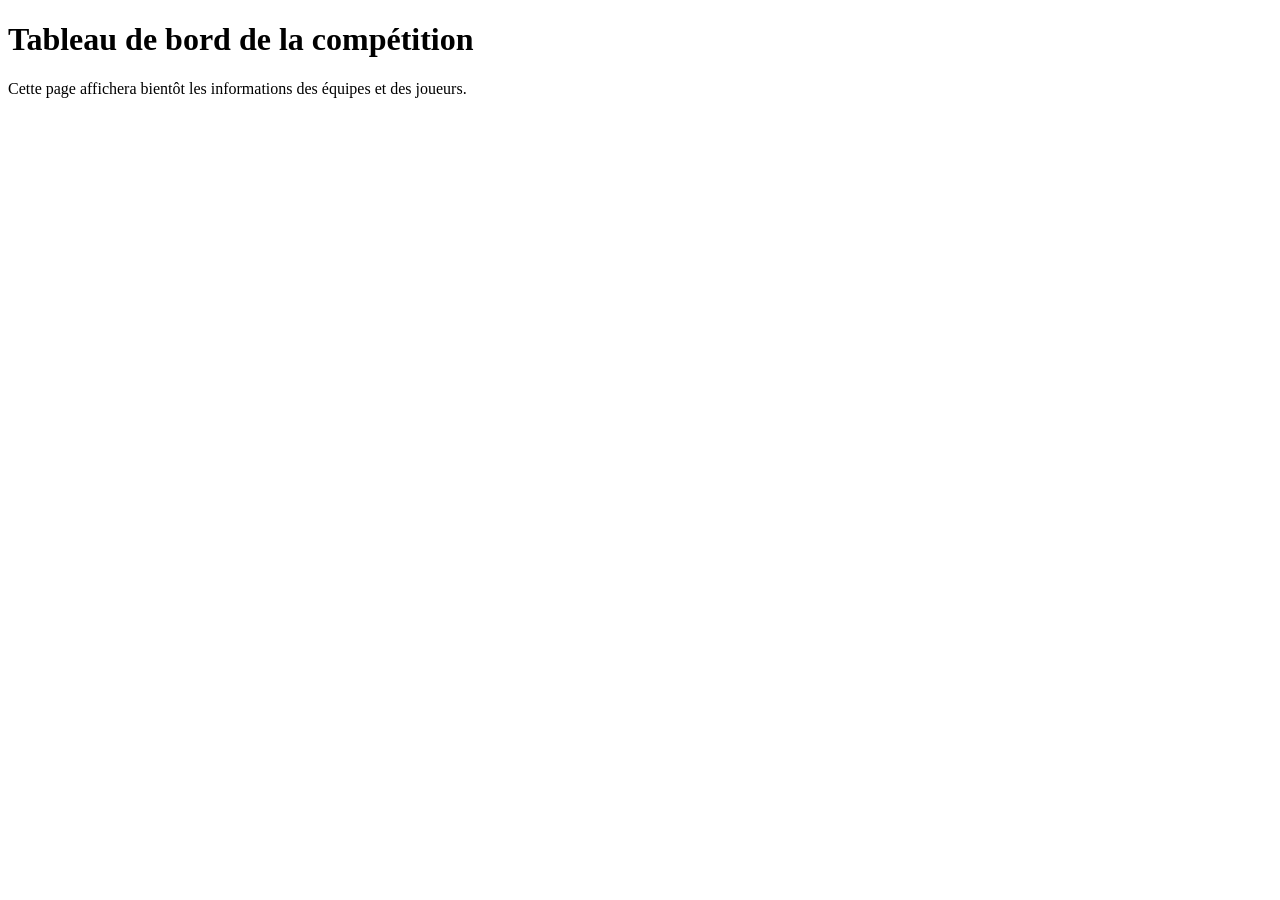
<file: cours/javascript/13-ou-sexecute-le-code/index.html>
<!DOCTYPE html>
<html lang="fr">

<head>
    <meta charset="UTF-8">
    <title>Compétition e-sport</title>
</head>
<script src="script.js"></script>

<body>
    <h1>Tableau de bord de la compétition</h1>
    <p>Cette page affichera bientôt les informations des équipes et des joueurs.</p>
</body>

</html>
</file>
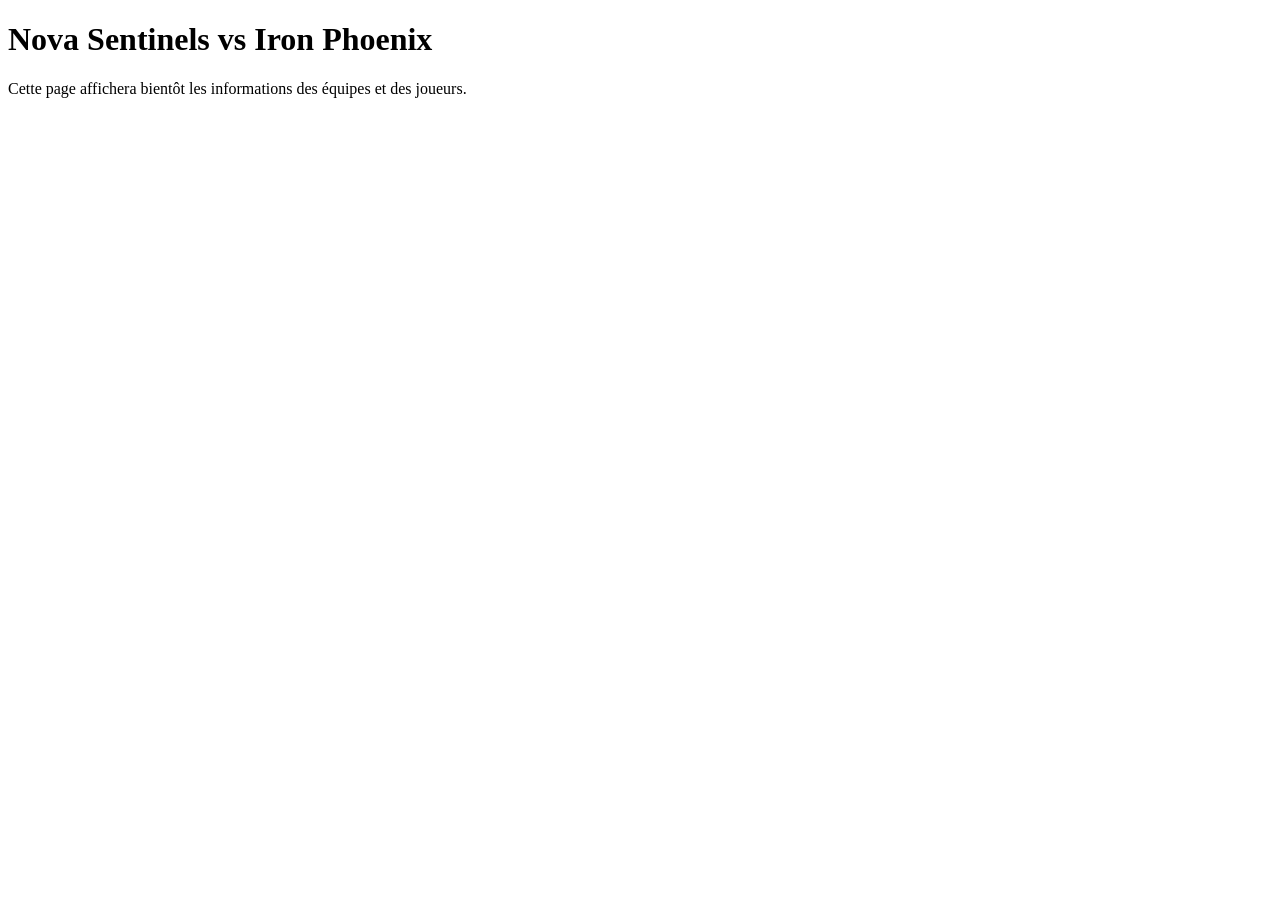
<file: cours/javascript/14-modifier-la-page/index.html>
<!DOCTYPE html>
<html lang="fr">

<head>
    <meta charset="UTF-8">
    <title>Compétition e-sport</title>
</head>

<body>
    <h1 id="titre-page">Tableau de bord de la compétition</h1>
    <p>Cette page affichera bientôt les informations des équipes et des joueurs.</p>
    <script src="script.js"></script>
</body>

</html>
</file>
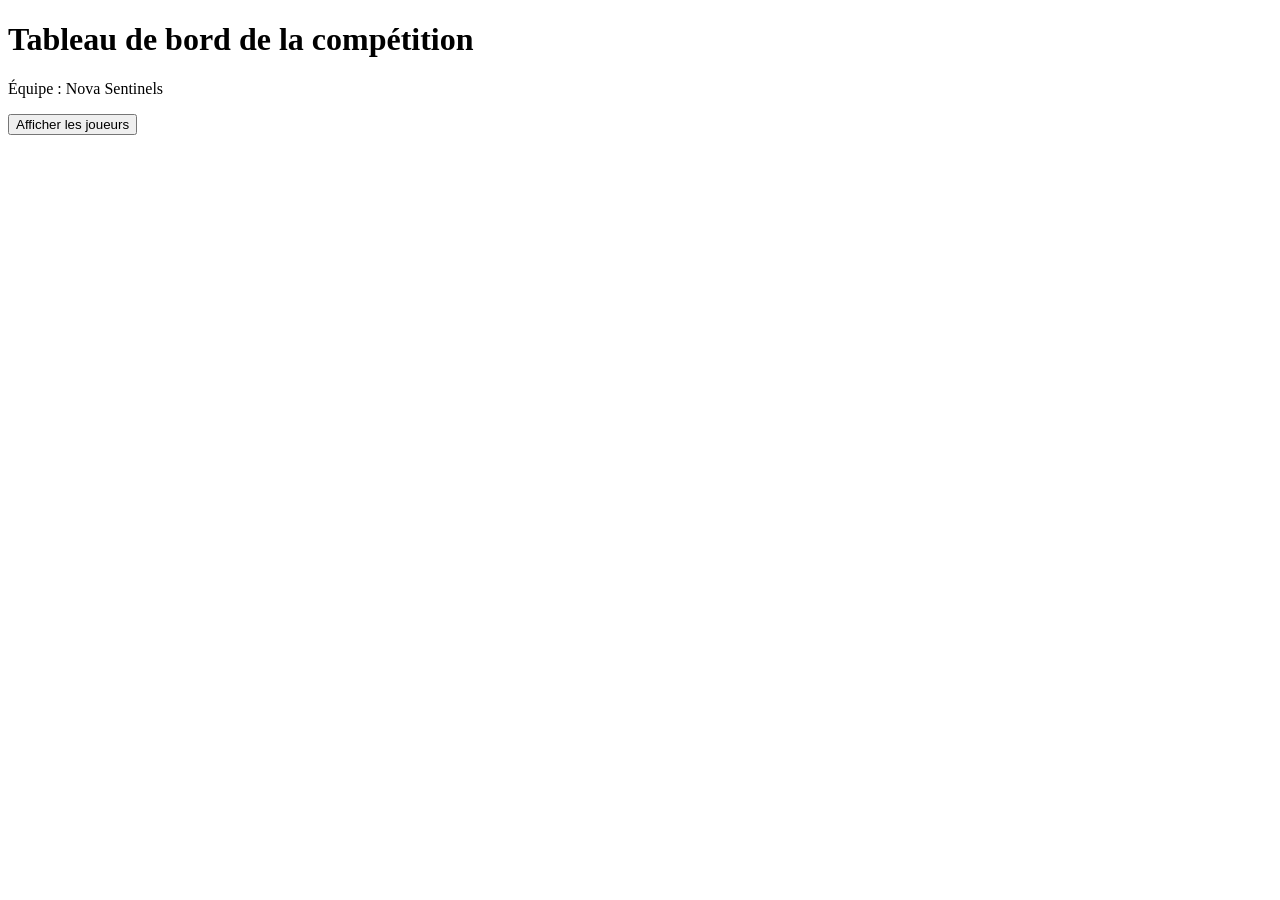
<file: cours/javascript/15-reagir-au-clic/index.html>
<!DOCTYPE html>
<html lang="fr">

<head>
    <meta charset="UTF-8">
    <title>Compétition e-sport</title>
    <style>
        .cachee {
            display: none;
        }
    </style>
</head>

<body>
    <h1>Tableau de bord de la compétition</h1>
    <p>Équipe : Nova Sentinels</p>
    <button type="button" id="bouton-details">Afficher les joueurs</button>
    <div id="details-equipe" class="cachee">
        <p>Nyx — Duelliste</p>
        <p>Marlow — Support</p>
        <p>Grim — Sentinelle</p>
        <p>Vex — Initiateur</p>
    </div>
    <script src="script.js"></script>
</body>

</html>
</file>
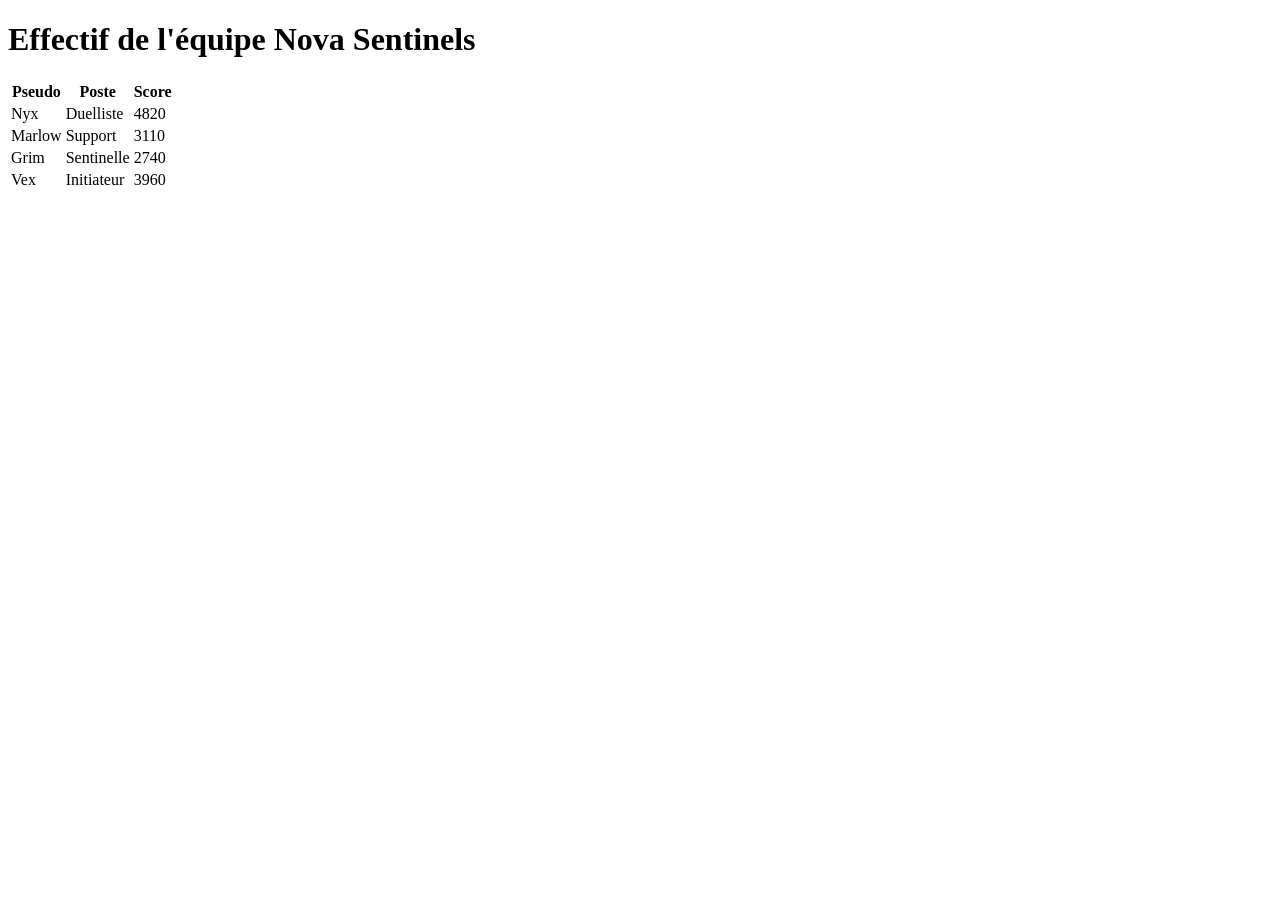
<file: cours/javascript/16-tableaux-et-boucles/index.html>
<!DOCTYPE html>
<html lang="fr">

<head>
    <meta charset="UTF-8">
    <title>Compétition e-sport</title>
</head>

<body>
    <h1>Effectif de l'équipe Nova Sentinels</h1>
    <table>
        <thead>
            <tr>
                <th>Pseudo</th>
                <th>Poste</th>
                <th>Score</th>
            </tr>
        </thead>
        <tbody id="corps-tableau">
        </tbody>
    </table>
    <script src="script.js"></script>
</body>

</html>
</file>
<file: cours/html-css/03-texte-et-css/style.css>
body {
    font-family: Arial, sans-serif;
    color: darkslategray;
}

h1 {
    color: steelblue;
}

h2 {
    color: teal;
}

li {
    margin-bottom: 4px;
}

.recommandee {
    font-weight: bold;
    color: seagreen;
}

.deconseillee {
    font-style: italic;
    color: crimson;
}

em {
    text-decoration: underline;
    text-decoration: rgb(255, 0, 0);
    padding: 2px 4px;
    border-radius: 3px;
}
</file>
<file: cours/html-css/04-cascade-specificite/style.css>
body {
    font-family: Arial, sans-serif;
    color: darkslategray;
}

h1 {
    color: steelblue;
}

h2 {
    color: teal;
}

li {
    margin-bottom: 4px;
    color: black;

}

#race-vedette {
    color: purple;
}

#race-poilue {
    color: goldenrod;
}

.recommandee {
    font-weight: bold;
    color: seagreen;
}

.deconseillee {
    font-style: italic;
    color: crimson;
}

em {
    text-decoration: underline;
    text-decoration: rgb(255, 0, 0);
    padding: 2px 4px;
    border-radius: 3px;
}
</file>
<file: cours/html-css/05-liens-navigation/style.css>
body {
    font-family: Arial, sans-serif;
    color: darkslategray;
}

h1 {
    color: steelblue;
}

h2 {
    color: teal;
}

li {
    margin-bottom: 4px;
    color: black;

}

#race-vedette {
    color: purple;
}

#race-poilue {
    color: goldenrod;
}

.recommandee {
    font-weight: bold;
    color: seagreen;
}

.deconseillee {
    font-style: italic;
    color: crimson;
}

em {
    text-decoration: underline;
    text-decoration: rgb(255, 0, 0);
    padding: 2px 4px;
    border-radius: 3px;
}

nav ul {
    list-style: none;
    padding: 0;
}

nav li {
    display: inline-block;
    margin-right: 16px;
}

nav a {
    color: darkslategray;
    text-decoration: none;
}

nav a:visited {
    color: darkslategray;
}

nav a:hover {
    color: seagreen;
    text-decoration: underline;
}
</file>
<file: cours/html-css/06-images-box-model/style.css>
body {
    font-family: Arial, sans-serif;
    color: darkslategray;
}

h1 {
    color: steelblue;
}

h2 {
    color: teal;
}

li {
    margin-bottom: 4px;
    color: black;

}

#race-vedette {
    color: purple;
}

#race-poilue {
    color: goldenrod;
}

.recommandee {
    font-weight: bold;
    color: seagreen;
}

.deconseillee {
    font-style: italic;
    color: crimson;
}

em {
    text-decoration: underline;
    text-decoration: rgb(255, 0, 0);
    padding: 2px 4px;
    border-radius: 3px;
}

nav ul {
    list-style: none;
    padding: 0;
}

nav li {
    display: inline-block;
    margin-right: 16px;
}

nav a {
    color: darkslategray;
    text-decoration: none;
}

nav a:visited {
    color: darkslategray;
}

nav a:hover {
    color: seagreen;
    text-decoration: underline;
}

figure {
    border: 2px solid steelblue;
    padding: 8px;
    margin: 16px 0;
}

img {
    width: 300px;
}

figcaption {
    font-style: italic;
    margin-top: 4px;
}

figure {
    background-color: greenyellow;
}
</file>
<file: cours/html-css/07-tableaux/style.css>
body {
    font-family: Arial, sans-serif;
    color: darkslategray;
}

h1 {
    color: steelblue;
}

h2 {
    color: teal;
}

li {
    margin-bottom: 4px;
    color: black;

}

#race-vedette {
    color: purple;
}

#race-poilue {
    color: goldenrod;
}

.recommandee {
    font-weight: bold;
    color: seagreen;
}

.deconseillee {
    font-style: italic;
    color: crimson;
}

em {
    text-decoration: underline;
    text-decoration: rgb(255, 0, 0);
    padding: 2px 4px;
    border-radius: 3px;
}

nav ul {
    list-style: none;
    padding: 0;
}

nav li {
    display: inline-block;
    margin-right: 16px;
}

nav a {
    color: darkslategray;
    text-decoration: none;
}

nav a:visited {
    color: darkslategray;
}

nav a:hover {
    color: seagreen;
    text-decoration: underline;
}

figure {
    border: 2px solid steelblue;
    padding: 8px;
    margin: 16px 0;
}

img {
    width: 300px;
}

figcaption {
    font-style: italic;
    margin-top: 4px;
}

figure {
    background-color: greenyellow;
}

table {
    border-collapse: collapse;
}

th,
td {
    border: 1px solid darkslategray;
    padding: 6px;
    text-align: left;
    vertical-align: top;
}

thead {
    background-color: steelblue;
    color: white;
}

tbody tr:nth-child(even) {
    background-color: whitesmoke;
}
</file>
<file: cours/html-css/10-structure-semantique/style.css>
body {
    font-family: Arial, sans-serif;
    color: darkslategray;
}

h1 {
    color: steelblue;
}

h2 {
    color: teal;
}

li {
    margin-bottom: 4px;
    color: black;

}

#race-vedette {
    color: purple;
}

#race-poilue {
    color: goldenrod;
}

.recommandee {
    font-weight: bold;
    color: seagreen;
}

.deconseillee {
    font-style: italic;
    color: crimson;
}

em {
    text-decoration: underline;
    text-decoration: rgb(255, 0, 0);
    padding: 2px 4px;
    border-radius: 3px;
}

nav ul {
    list-style: none;
    padding: 0;
}

nav li {
    display: inline-block;
    margin-right: 16px;
}

nav a {
    color: darkslategray;
    text-decoration: none;
}

nav a:visited {
    color: darkslategray;
}

nav a:hover {
    color: seagreen;
    text-decoration: underline;
}

figure {
    border: 2px solid steelblue;
    padding: 8px;
    margin: 16px 0;
}

img {
    width: 300px;
}

figcaption {
    font-style: italic;
    margin-top: 4px;
}

figure {
    background-color: greenyellow;
}

table {
    border-collapse: collapse;
}

th,
td {
    border: 1px solid darkslategray;
    padding: 6px;
    text-align: left;
    vertical-align: top;
}

thead {
    background-color: steelblue;
    color: white;
}

tbody tr:nth-child(even) {
    background-color: whitesmoke;
}

input,
select,
textarea {
    border: 1px solid darkslategray;
    padding: 4px;
}

input:focus,
select:focus,
textarea:focus {
    outline: 2px solid steelblue;
    outline-offset: 1px;
}

input:valid {
    border-color: seagreen;
    background-color: yellow;
}

input:invalid {
    border-color: crimson;
    background-color: lightpink;
}
</file>
<file: cours/html-css/11-flexbox/style.css>
header {
    display: flex;
    justify-content: space-between;
    align-items: center;
}

body {
    font-family: Arial, sans-serif;
    color: darkslategray;
}

h1 {
    color: steelblue;
}

h2 {
    color: teal;
}

li {
    margin-bottom: 4px;
    color: black;

}

#race-vedette {
    color: purple;
}

#race-poilue {
    color: goldenrod;
}

.recommandee {
    font-weight: bold;
    color: seagreen;
}

.deconseillee {
    font-style: italic;
    color: crimson;
}

em {
    text-decoration: underline;
    text-decoration: rgb(255, 0, 0);
    padding: 2px 4px;
    border-radius: 3px;
}

nav ul {
    display: flex;
    gap: 16px;
    list-style: none;
    padding: 0;
}

nav li {
    display: flex;
    gap: 16px;
    list-style: none;
    padding: 0;
}

nav a {
    color: darkslategray;
    text-decoration: none;
}

nav a:visited {
    color: darkslategray;
}

nav a:hover {
    color: seagreen;
    text-decoration: underline;
}

figure {
    border: 2px solid steelblue;
    padding: 8px;
    margin: 16px 0;
}

img {
    width: 300px;
}

figcaption {
    font-style: italic;
    margin-top: 4px;
}

figure {
    background-color: greenyellow;
}

table {
    border-collapse: collapse;
}

th,
td {
    border: 1px solid darkslategray;
    padding: 6px;
    text-align: left;
    vertical-align: top;
}

thead {
    background-color: steelblue;
    color: white;
}

tbody tr:nth-child(even) {
    background-color: whitesmoke;
}

input,
select,
textarea {
    border: 1px solid darkslategray;
    padding: 4px;
}

input:focus,
select:focus,
textarea:focus {
    outline: 2px solid steelblue;
    outline-offset: 1px;
}

input:valid {
    border-color: seagreen;
    background-color: yellow;
}

input:invalid {
    border-color: crimson;
    background-color: lightpink;
}

.colonnes {
    display: flex;
    gap: 24px;
}

.colonnes article {
    flex: 2;
}

.colonnes aside {
    flex: 1;
}
</file>
<file: cours/html-css/12-Ssbu/style.css>
body {
    margin: 0;
    font-family: "Trebuchet MS", Verdana, sans-serif;
    line-height: 1.65;
    color: #1b1b24;
    background: #ffffff;
}

h1,
h2,
h3 {
    line-height: 1.2;
}

h2 {
    color: #e4002b;
    border-bottom: 3px solid #e4002b;
    padding-bottom: 0.25rem;
}

a {
    color: #e4002b;
}

a:focus-visible {
    outline: 3px solid #1b1b24;
    outline-offset: 2px;
}

main {
    max-width: 46rem;
    margin: 0 auto;
    padding: 1rem 1.5rem 2rem;
}

section {
    margin-bottom: 2.5rem;
}

figure {
    margin: 1.5rem 0;
}

img {
    display: block;
    max-width: 100%;
    height: auto;
    border-radius: 8px;
}

figcaption {
    margin-top: 0.5rem;
    font-size: 0.9rem;
    color: #55556a;
    font-style: italic;
}

/* Sélecteurs de classe */
.site-header {
    background: #1b1b24;
    color: #f5f5f7;
    padding: 1.5rem;
    text-align: center;
}

.site-header h1 {
    margin: 0 0 1rem;
}

.menu {
    display: flex;
    /* menu horizontal avec Flexbox */
    flex-direction: row;
    justify-content: center;
    flex-wrap: wrap;
    gap: 0.5rem 1.5rem;
    list-style: none;
    margin: 0;
    padding: 0;
}

.menu a {
    display: block;
    padding: 0.5rem 1rem;
    color: #f5f5f7;
    text-decoration: none;
    border-radius: 4px;
}

.menu a:hover,
.menu a:focus-visible {
    background: #e4002b;
    outline: none;
}

.features li {
    margin-bottom: 0.4rem;
}

.site-footer {
    background: #1b1b24;
    color: #c9c9d6;
    text-align: center;
    padding: 1rem 1.5rem;
    font-size: 0.9rem;
}

.site-footer p {
    margin: 0;
}
</file>
